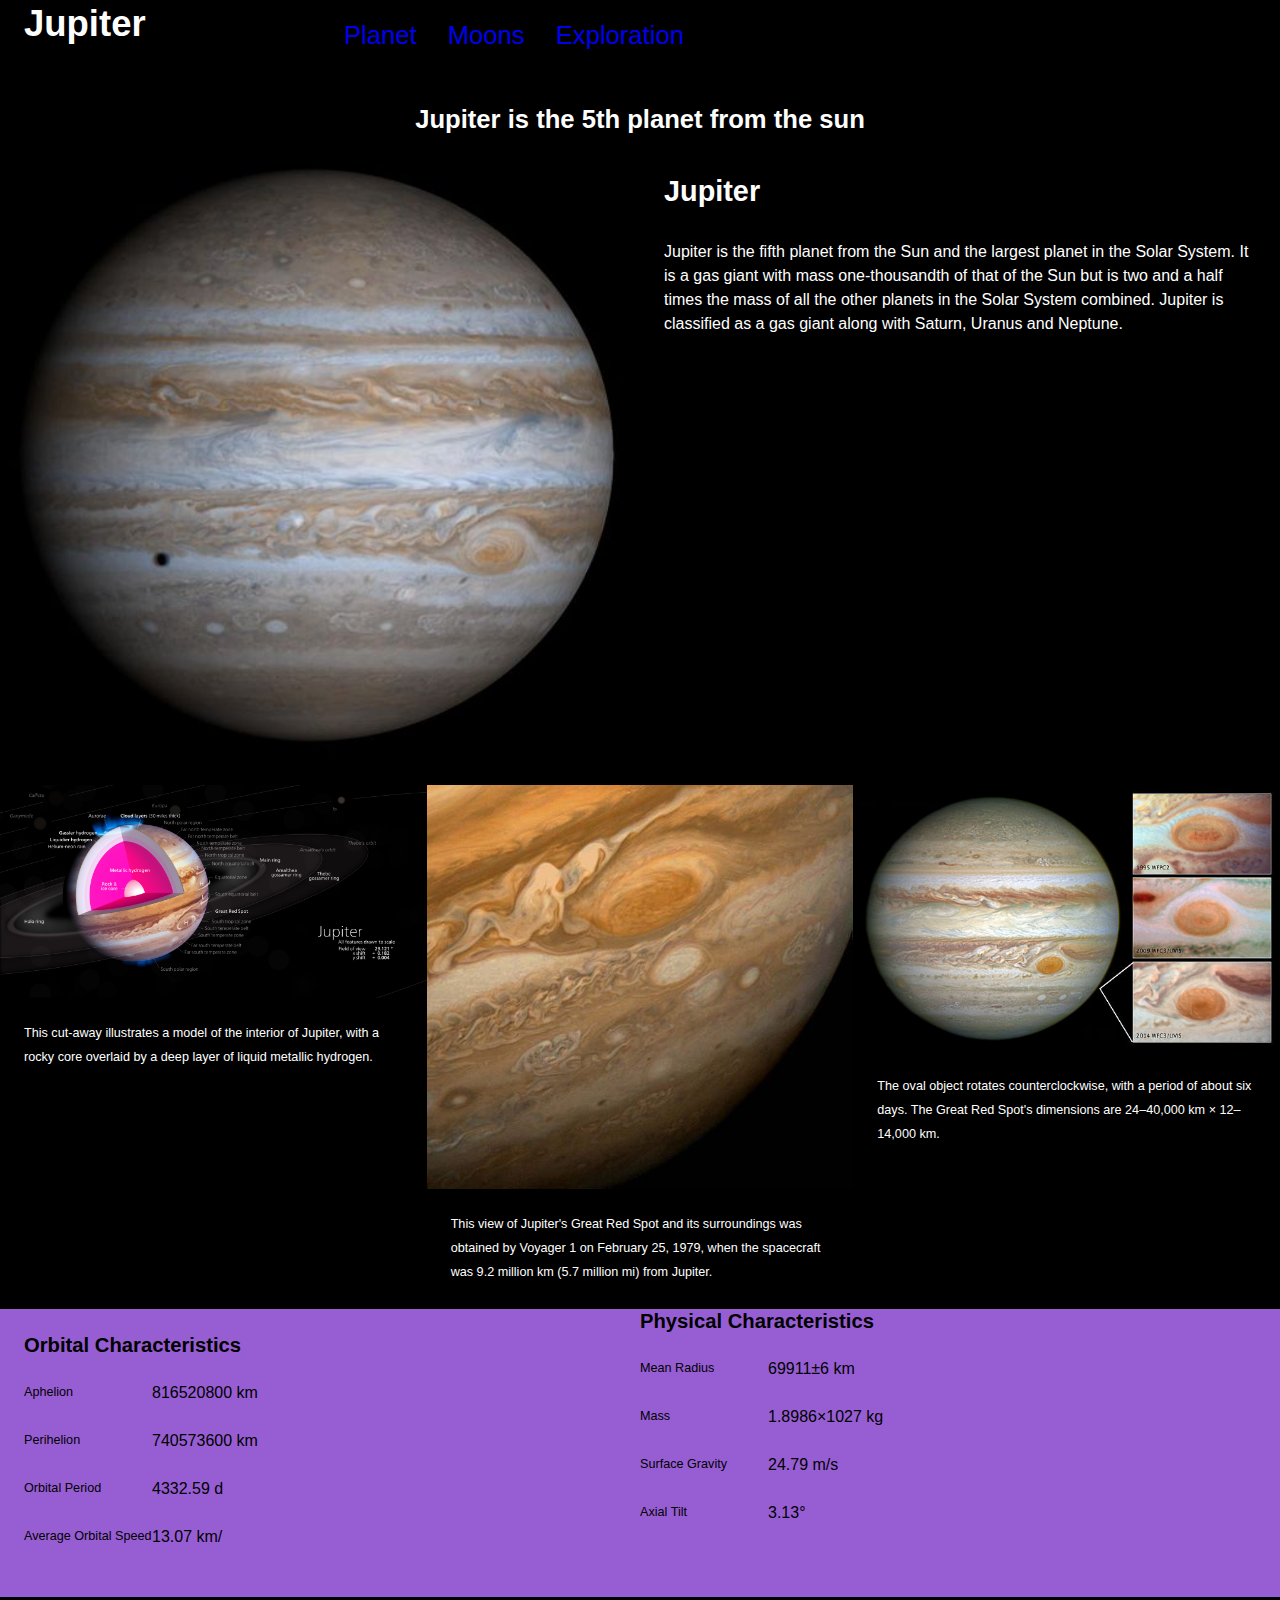
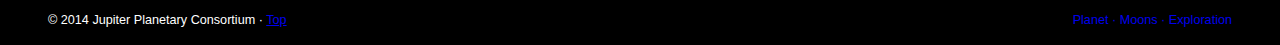
<file: index.html>
<!DOCTYPE html>
<html lang="en-ca">
<head>
  <meta charset="utf-8">
  <title>Jupiter</title>
  <meta name="viewport" content="width=device-width,initial-scale=1">
  <link href="planet-website-starter-code/css/grid.css" rel="stylesheet">
  <link href="planet-website-starter-code/css/main.css" rel="stylesheet">
  <link href="planet-website-starter-code/css/type.css" rel="stylesheet">
</head>
<body>
    
<ul class="skip-links">
    <li><a href="#main">Skip to Main Content</a></li>
    <li><a href="#navigation">Skip to Navagation</a></li>
</ul>
       
<header role="banner" class="banner" id="top">       
<div class="grid">
    <div class="unit unit-xs-1 unit-s-1 unit-m-1-3 unit-l-1-4 sectionlight"> 
        <h1 class="title yotta gutter push-0 whitetype">Jupiter</h1>
    </div>
        <div class= "unit unit-xs-1 unit-s-1 unit-m-2-3 unit-l-3-4 sectionlight">
            <nav id="navigation" role="navigation" class="unit gutter-1-2 unit-xs-1 unit-s-1 sectionlight">
                <ul class="nav peta sectionlight">
                <li><a class="island-half" href="index.html">Planet</a></li>
                <li><a class="island-half" href="moons.html">Moons</a></li>
                <li><a class="island-half" href="exploration.html">Exploration</a></li>
                </ul>
            </nav>
        </div>
</div>
        </header>
    
<main role="main" id="main">
    
        <div class="intro">
        <h2 class=" intro sub-title peta gutter sectionlight whitetype"> Jupiter is the 5th planet from the sun</h2>  
        </div>
    
<div class="grid">
    <div class="unit unit-xs-1 unit-s-1 unit-m-1-2 unit-l-1-2 sectionlight">
        <img src="planet-website-starter-code/images/jupiter.jpg" alt="">
    </div>   
    <div class="unit unit-xs-1 unit-s-1 unit-m-1-2 unit-l-1-2 gutter sectionlight whitetype">
        <h2 class="exa pad-t whitetype"> Jupiter</h2>
        <p> Jupiter is the fifth planet from the Sun and the largest planet in the Solar System. It is a gas giant with mass one-thousandth of that of the Sun but is two and a half times the mass of all the other planets in the Solar System combined. Jupiter is classified as a gas giant along with Saturn, Uranus and Neptune.<p>
    </div>
</div>
    
<div class="grid sectionlight pad-t">
    <div class="unit unit-xs-1 unit-s-1 unit-m-1-3 unit-l-1-3 whitetype">
        <figure class="jupiter diagram">
        <img src="planet-website-starter-code/images/jupiterdiagrampng.png" alt="">
            <figcaption class="micro pad-t gutter">This cut-away illustrates a model of the interior of Jupiter, with a rocky core overlaid by a deep layer of liquid metallic hydrogen.</figcaption>
        </figure>
    </div>
        
<div class="unit unit-xs-1 unit-s-1-2 unit-m-1-3 unit-l-1-3 whitetype">
    <figure class="jupiter red spot">
        <img src="planet-website-starter-code/images/redspot.jpg" alt="">
            <figcaption class="micro pad-t gutter">This view of Jupiter's Great Red Spot and its surroundings was obtained by Voyager 1 on February 25, 1979, when the spacecraft was 9.2 million km (5.7 million mi) from Jupiter.</figcaption>
    </figure>
</div>
        
<div class="unit unit-xs-1 unit-s-1-2 unit-m-1-3 unit-l-1-3">
     <figure class="red spot layers">
        <img src="planet-website-starter-code/images/redspotlayers.jpg" alt="">
            <figcaption class="micro pad-t gutter whitetype">The oval object rotates counterclockwise, with a period of about six days. The Great Red Spot's dimensions are 24–40,000 km × 12–14,000 km. </figcaption>
        </figure>
    </div>
</div>
    
    
<div class="grid sectionmedium gutter">   
    <div class="unit unit-xs-1 unit-s-1 unit-m-1-2 unit-l-1-2">
<h3 class="giga pad-t"> Orbital Characteristics</h3>
    <dl class="micro">
        <dt >Aphelion</dt>
        <dd class="kilo">816520800 km</dd> 
        
        <dt>Perihelion</dt>
        <dd class="kilo"> 740573600 km</dd>
        
        <dt> Orbital Period</dt>
        <dd class="kilo"> 4332.59 d</dd>
        
        <dt> Average Orbital Speed</dt>
        <dd class="kilo"> 13.07 km/</dd> 
    </dl>
    </div>
    
<div class="unit unit-xs-1 unit-s-1 unit-m-1-2 unit-l-1-2">
    <h3 class="giga"> Physical Characteristics</h3>
    <dl class="micro">
        <dt>Mean Radius</dt>
        <dd class="kilo">69911±6 km</dd> 
        
        <dt>Mass</dt>
        <dd class="kilo">1.8986×1027 kg</dd>
        
        <dt> Surface Gravity</dt>
        <dd class="kilo">24.79 m/s</dd>
        
        <dt> Axial Tilt</dt>
        <dd class="kilo"> 3.13°</dd> 
    </dl>
</div>
    
</div>

</main>
    
<footer class="footer gutter sectionlight">        
<div role="contentinfo" class="grid">
    <div class="unit unit-xs-1 unit-s-1 unit-m-1-3 unit-l-1-4 sectionlight whitetype">
        <p class="copyright micro pad-t-1-2 gutter push-0 whitetype"> © 2014 Jupiter Planetary Consortium · <a href="#top">Top</a></p>
    </div>
    
        <div class= "unit unit-xs-1 unit-s-1 unit-m-2-3 unit-l-3-4 sectionlight">
            <nav>
                <ul class="navbottom nav micro gutter pad-t-1-2 push-1-2 whitetype">
                <li><a href="index.html">Planet</a></li>
                <li><a href="moons.html">Moons</a></li>
                <li><a href="exploration.html">Exploration</a></li>
                </ul>
            </nav>
        </div>
</div>
</footer>    
 
</body>
</html>
</file>
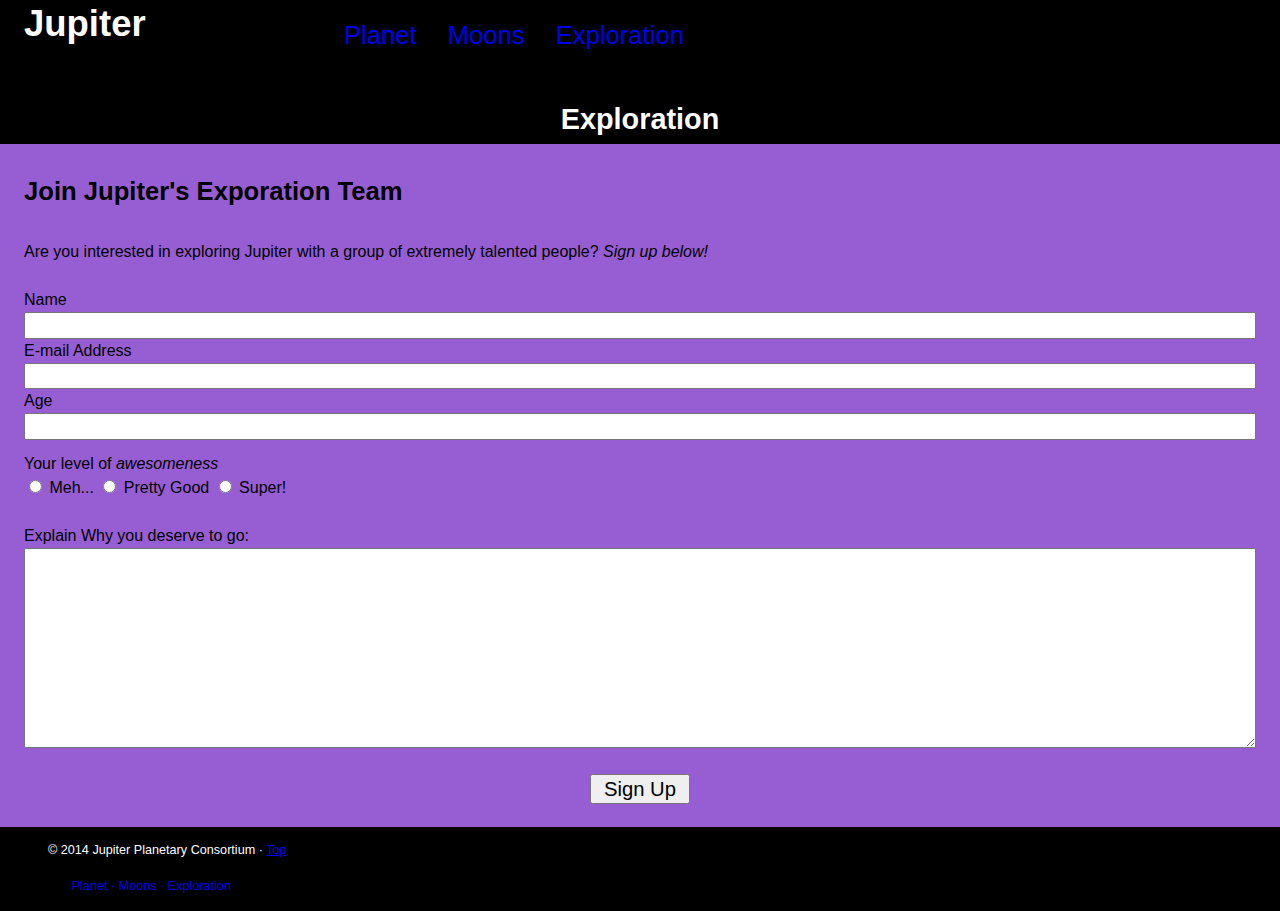
<file: exploration.html>
<!DOCTYPE html>
<html lang="en-ca">
<head>
  <meta charset="utf-8">
  <title>Jupiter</title>
  <meta name="viewport" content="width=device-width,initial-scale=1">
  <link href="planet-website-starter-code/css/grid.css" rel="stylesheet">
  <link href="planet-website-starter-code/css/main.css" rel="stylesheet">
  <link href="planet-website-starter-code/css/type.css" rel="stylesheet">
</head>
<body>
    
<ul class="skip-links">
    <li><a href="#main">Skip to Main Content</a></li>
    <li><a href="#navigation">Skip to Navagation</a></li>
</ul>
    
    <header role="banner" class="banner"> 
        
<div class="grid">
    <div class="unit unit-s-1 unit-m-1-3 unit-l-1-4"> 
        <h1 class="title yotta gutter push-0 whitetype">Jupiter</h1>
    </div>
    <div class= "unit unit-s-1 unit-m-2-3 unit-l-3-4">
          <nav id="navigation" role="navigation" class="unit gutter-1-2 unit-xs-1 unit-s-1 whitetype">
                <ul class="nav peta">
                <li><a class="island-half" href="index.html">Planet</a></li>
                <li><a class="island-half" href="moons.html">Moons</a></li>
                <li><a class="island-half" href="exploration.html">Exploration</a></li>
                </ul>
            </nav>
    </div>
</div>
        
    </header>
    <main role="main" id="main">
        <div class="intro">
        <h2 class="exa intro whitetype"> Exploration</h2>  
        </div>
    </main>
    
    <div class="sectionmedium">
   
    <h2 class="peta gutter pad-t sectionmedium">Join Jupiter's Exporation Team</h2>
    <p class="gutter sectionmedium">Are you interested in exploring Jupiter with a group of extremely talented people? <i>Sign up below!</i></p>
    
    <form action="thanks.html" method="post">
          
    <div class="gutter">
    <label for="name">Name</label>
    <input class="textinput" id="name"> 
    </div>
    
    <div class="gutter">
    <label for="email-addr">E-mail Address</label>
    <input class="textinput" type="email" id="email-addr">
    </div>
    
    <div class="gutter">
    <label for="age">Age</label>
    <input class="textinput" type="number" id="age">
    </div>

    <div class="gutter">
        <p class="push-none pad-t-1-2">Your level of <i>awesomeness</i></p>
        
        <span class="radio">
        <input type="radio" id="meh" name="like-cats">
        <label for="meh">Meh...</label>
        </span>
        
        <span class="radio">
        <input type="radio" id="good" name="like-cats">
        <label for="good">Pretty Good</label>
        </span>
        
        <span class="radio">
        <input type="radio" id="super" name="like-cats">
        <label for="super">Super!</label>
        </span>
    </div>
    
    <div class="gutter pad-t">
        <label for="why">Explain Why you deserve to go:</label>
        <textarea class="textbox" id="why"></textarea>
    </div>
    
        <div style="button" class="pad-t pad-b">
    <button class="giga button" type="submit">Sign Up</button>
    </div>

</form>
</div>
    
    <footer class="footer gutter sectionlight whitetype">
        
<div role="contentinfo" class="grid sectionlight">
    <div class="unit unit-s-1 unit-m-1-3 unit-l-1-4 sectionlight"> 
        <p class="micro copyright gutter push-0 pad-t-1-2 sectionlight whitetype">© 2014 Jupiter Planetary Consortium · <a href="#top">Top</a></p>
    
        <div class= "unit unit-s-1 unit-m-2-3 unit-l-3-4 sectionlight">
            <nav>
                <ul class="navbottom nav micro gutter pad-t-1-2 push-1-2 sectionlight whitetype">
                <li><a href="index.html">Planet</a></li>
                <li><a href="moons.html">Moons</a></li>
                <li><a href="exploration.html">Exploration</a></li>
                </ul>
            </nav>
        </div>
</div>
</footer>

</body>
</html>
</file>
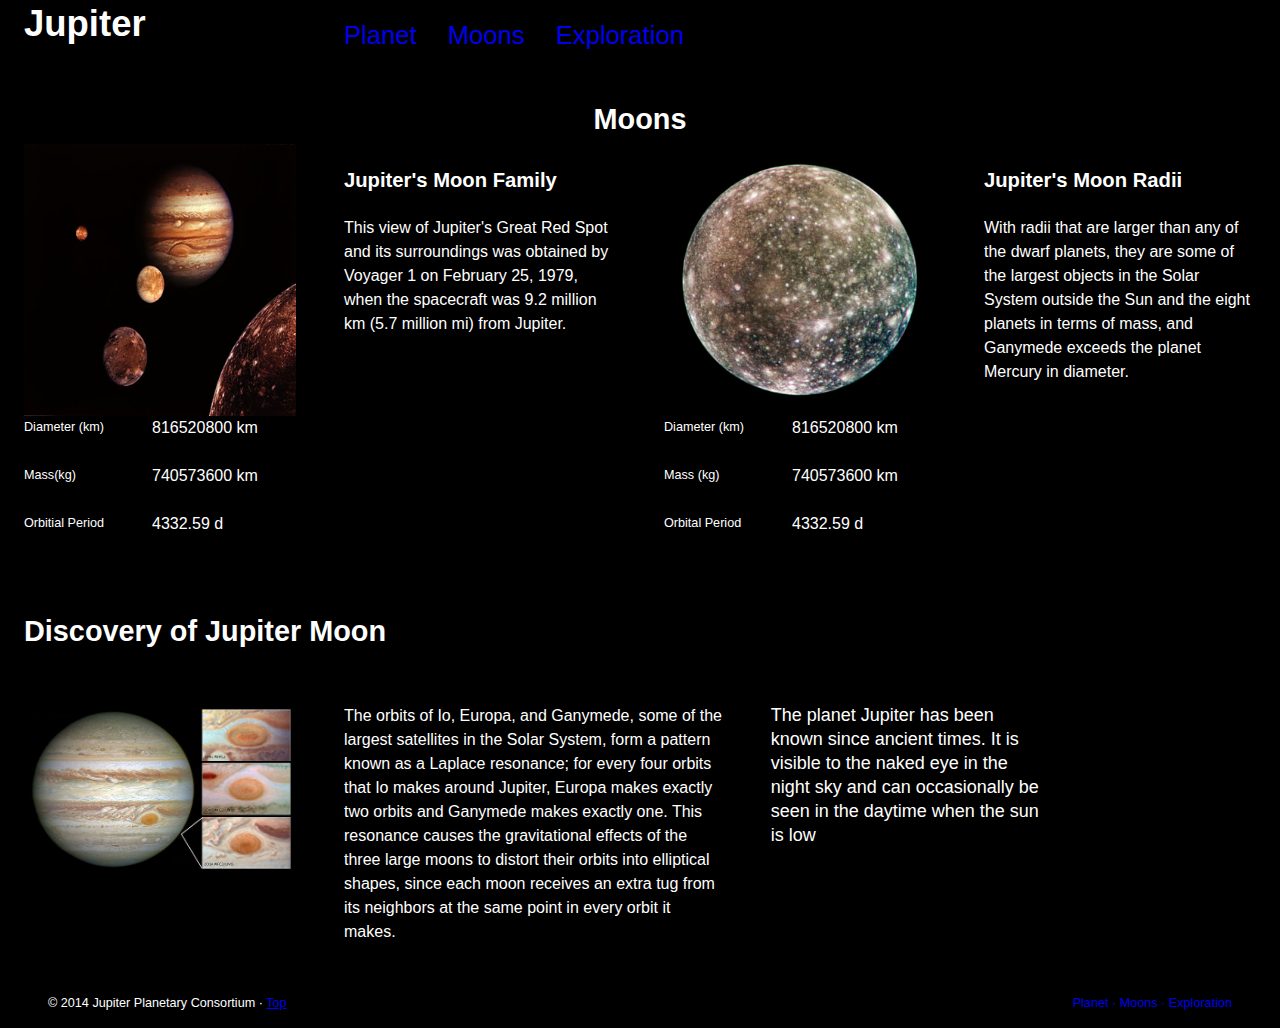
<file: moons.html>
<!DOCTYPE html>
<html lang="en-ca">
<head>
  <meta charset="utf-8">
  <title>Jupiter</title>
  <meta name="viewport" content="width=device-width,initial-scale=1">
  <link href="planet-website-starter-code/css/main.css" rel="stylesheet">
  <link href="planet-website-starter-code/css/grid.css" rel="stylesheet">
  <link href="planet-website-starter-code/css/type.css" rel="stylesheet">
</head>
<body>
    
<ul class="skip-links">
    <li><a href="#main">Skip to Main Content</a></li>
    <li><a href="#navigation">Skip to Navagation</a></li>
</ul>

<header role="banner" class="banner">    
<div class="grid">
    <div class="unit unit-s-1 unit-m-1-3 unit-l-1-4"> 
        <h1 class="title yotta gutter push-0 whitetype">Jupiter</h1>
    </div>
        <div class= "unit unit-s-1 unit-m-2-3 unit-l-3-4 whitetype">
            <nav id="navigation" role="navigation" class="unit gutter-1-2 unit-xs-1 unit-s-1 whitetype">
                <ul class="nav peta">
                <li><a class="island-half" href="index.html">Planet</a></li>
                <li><a class="island-half" href="moons.html">Moons</a></li>
                <li><a class="island-half" href="exploration.html">Exploration</a></li>
                </ul>
            </nav>
        </div>
</div>       
</header>
    
<main role="main" id="main">
<h2 class="exa intro sectionmedium whitetype"> Moons </h2>
    
<div class="grid">
    
    <div class="unit unit-xs-1 unit-s-1 unit-m-1-2 unit-l-1-2 sectionlight">
        <div class="grid">
            <div class="unit unit-xs-1 unit-s-1 unit-m-1 unit-l-1-2 sectionlight">
                <img class="gutter" src="planet-website-starter-code/images/500px-Jupiter_family.jpg" alt="">
            </div>
            
            
            <div class="unit unit-xs-1 unit-s-1 unit-m-1 unit-l-1-2 sectionlight" >
                <h3 class="giga gutter pad-t sectionlight whitetype"> Jupiter's Moon Family</h3>  
                <p class="gutter whitetype">This view of Jupiter's Great Red Spot and its surroundings was obtained by Voyager 1 on February 25, 1979, when the spacecraft was 9.2 million km (5.7 million mi) from Jupiter.</p>
                
            </div>
        </div>
        
        <dl class="micro gutter whitetype">
            <dt>Diameter (km)</dt>
            <dd class="kilo">816520800 km</dd> 
        
            <dt>Mass(kg)</dt>
            <dd class="kilo"> 740573600 km</dd>
        
            <dt> Orbitial Period</dt>
            <dd class="kilo"> 4332.59 d</dd>
        </dl>
        
    </div>

    <div class="unit unit-xs-1 unit-s-1 unit-m-1-2 unit-l-1-2 sectionlight whitetype">
        <div class="grid">
             <div class="unit unit-xs-1 unit-s-1 unit-m-1 unit-l-1-2 sectionlight">
                <img class="gutter" src= "planet-website-starter-code/images/callisto.jpg" alt="">
            </div>
            
            <div class="unit unit-xs-1 unit-s-1 unit-m-1 unit-l-1-2 sectionlight">
                <h3 class="giga pad-t gutter sectionlight"> Jupiter's Moon Radii</h3>
                <p class="gutter sectionlight">With radii that are larger than any of the dwarf planets, they are some of the largest objects in the Solar System outside the Sun and the eight planets in terms of mass, and Ganymede exceeds the planet Mercury in diameter.</p>
            </div>
        </div>
        
        <dl class="micro gutter sectionlight">
            <dt>Diameter (km)</dt>
            <dd class="kilo">816520800 km</dd> 
        
            <dt>Mass (kg)</dt>
            <dd class="kilo"> 740573600 km</dd>
        
            <dt>Orbital Period</dt>
            <dd class="kilo"> 4332.59 d</dd>
        </dl>
        
    </div>
</div>

<div class="grid sectionlight whitetype">
    <div class="unit unit-xs-1 unit-s-1 unit-m-1 unit-l-1 sectionlight">
        <h2 class="exa gutter pad-t">Discovery of Jupiter Moon</h2>
    </div>
    <div class="unit unit-xs-1 unit-s-1 unit-m-1 unit-l-1-4">
        <img class="gutter pad-t" src="planet-website-starter-code/images/redspotlayers.jpg" alt="Jupiter">
    </div>
        <div class="unit unit-xs-1 unit-s-1 unit-m-1-2 unit-l-1-3">
            <p class="gutter pad-t pad-b-1-2">The orbits of Io, Europa, and Ganymede, some of the largest satellites in the Solar System,
            form a pattern known as a Laplace resonance; for every four orbits that Io makes around Jupiter, Europa makes 
            exactly two orbits and Ganymede makes exactly one. This resonance causes the gravitational effects of the three
            large moons to distort their orbits into elliptical shapes, since each moon receives an extra tug from its neighbors
            at the same point in every orbit it makes.</p>
        </div>
        <div class="unit unit-xs-1 unit-s-1 unit-m-1-2 unit-l-1-4">
            <p class="gutter pad-t mega">The planet Jupiter has been known since ancient times. It is visible to the naked eye in the night sky and can occasionally be seen in the daytime when the sun is low</p>
        </div>
</div>    
</main>
    
<footer class="footer gutter sectionlight whitetype">
        
<div role="contentinfo" class="grid">
    <div class="unit unit-s-1 unit-m-1-3 unit-l-1-4"> 
        <p class="micro copyright pad-t-1-2 gutter push-0 whitetype">© 2014 Jupiter Planetary Consortium · <a href="#top">Top</a></p>
    </div>
        <div class= "unit unit-s-1 unit-m-2-3 unit-l-3-4 whitetype">
            <nav>
                <ul class="navbottom nav micro gutter pad-t-1-2 push-1-2 whitetype">
                <li><a href="index.html">Planet</a></li>
                <li><a href="moons.html">Moons</a></li>
                <li><a href="exploration.html">Exploration</a></li>
                </ul>
            </nav>
        </div>   
</div>
</footer>
    
</body>
</html>
</file>
<file: planet-website-starter-code/css/grid.css>
@-moz-viewport { width: device-width; scale: 1; }
@-ms-viewport { width: device-width; scale: 1; }
@-o-viewport { width: device-width; scale: 1; }
@-webkit-viewport { width: device-width; scale: 1; }
@viewport { width: device-width; scale: 1; }

html {
  margin: 0;
  padding: 0;
  box-sizing: border-box;

  font: normal 100%/1.5 sans-serif;
  -moz-text-size-adjust: 100%;
  -ms-text-size-adjust: 100%;
  -webkit-text-size-adjust: 100%;
  text-size-adjust: 100%;
}

*, *:before, *:after {
  box-sizing: inherit;
}
.grid {
  margin: 0;
  padding: 0;
  letter-spacing: -0.31em;
  text-rendering: optimizespeed;
  display: -webkit-flex;
  -webkit-flex-flow: row wrap;
  display: -ms-flexbox;
  -ms-flex-flow: row wrap;
}

.grid-bottom {
  -webkit-align-items: flex-end;
  -ms-align-items: flex-end;
}

.grid-middle {
  -webkit-align-items: center;
  -ms-align-items: center;
}

.opera-only :-o-prefocus, .grid {
  word-spacing: -0.43em;
}

.unit {
  letter-spacing: normal;
  text-rendering: auto;
  vertical-align: top;
  word-spacing: normal;
  display: inline-block;
  visibility: visible;
}

.grid-bottom .unit {
  vertical-align: bottom;
}

.grid-middle .unit {
  vertical-align: middle;
}

.unit-xs-hidden {
  display: none;
  visibility: hidden;
}

.unit-xs-1 {
  display: block;
  visibility: visible;
  width: 100%;
}

.unit-offset-xs-0 {
  margin-left: 0;
}

.unit-xs-1-2 {
  width: 50.0000%;
}

.unit-offset-xs-1-2 {
  margin-left: 50.0000%;
}

.unit-xs-1-3 {
  width: 33.3333%;
}

.unit-offset-xs-1-3 {
  margin-left: 33.3333%;
}

.unit-xs-2-3 {
  width: 66.6667%;
}

.unit-offset-xs-2-3 {
  margin-left: 66.6667%;
}

.unit-xs-1-4 {
  width: 25.0000%;
}

.unit-offset-xs-1-4 {
  margin-left: 25.0000%;
}

.unit-xs-3-4 {
  width: 75.0000%;
}

.unit-offset-xs-3-4 {
  margin-left: 75.0000%;
}

.unit-xs-1-2,.unit-xs-1-3,.unit-xs-2-3,.unit-xs-1-4,.unit-xs-3-4 {
  display: inline-block;
  visibility: visible;
}

@media only screen and (min-width: 25em) {

.unit-s-hidden {
  display: none;
  visibility: hidden;
}

.unit-s-1 {
  display: block;
  visibility: visible;
  width: 100%;
}

.unit-offset-s-0 {
  margin-left: 0;
}

.unit-s-1-2 {
  width: 50.0000%;
}

.unit-offset-s-1-2 {
  margin-left: 50.0000%;
}

.unit-s-1-3 {
  width: 33.3333%;
}

.unit-offset-s-1-3 {
  margin-left: 33.3333%;
}

.unit-s-2-3 {
  width: 66.6667%;
}

.unit-offset-s-2-3 {
  margin-left: 66.6667%;
}

.unit-s-1-4 {
  width: 25.0000%;
}

.unit-offset-s-1-4 {
  margin-left: 25.0000%;
}

.unit-s-3-4 {
  width: 75.0000%;
}

.unit-offset-s-3-4 {
  margin-left: 75.0000%;
}

.unit-s-1-2,.unit-s-1-3,.unit-s-2-3,.unit-s-1-4,.unit-s-3-4 {
  display: inline-block;
  visibility: visible;
}

}

@media only screen and (min-width: 38em) {

.unit-m-hidden {
  display: none;
  visibility: hidden;
}

.unit-m-1 {
  display: block;
  visibility: visible;
  width: 100%;
}

.unit-offset-m-0 {
  margin-left: 0;
}

.unit-m-1-2 {
  width: 50.0000%;
}

.unit-offset-m-1-2 {
  margin-left: 50.0000%;
}

.unit-m-1-3 {
  width: 33.3333%;
}

.unit-offset-m-1-3 {
  margin-left: 33.3333%;
}

.unit-m-2-3 {
  width: 66.6667%;
}

.unit-offset-m-2-3 {
  margin-left: 66.6667%;
}

.unit-m-1-4 {
  width: 25.0000%;
}

.unit-offset-m-1-4 {
  margin-left: 25.0000%;
}

.unit-m-3-4 {
  width: 75.0000%;
}

.unit-offset-m-3-4 {
  margin-left: 75.0000%;
}

.unit-m-1-2,.unit-m-1-3,.unit-m-2-3,.unit-m-1-4,.unit-m-3-4 {
  display: inline-block;
  visibility: visible;
}

}

@media only screen and (min-width: 60em) {

.unit-l-hidden {
  display: none;
  visibility: hidden;
}

.unit-l-1 {
  display: block;
  visibility: visible;
  width: 100%;
}

.unit-offset-l-0 {
  margin-left: 0;
}

.unit-l-1-2 {
  width: 50.0000%;
}

.unit-offset-l-1-2 {
  margin-left: 50.0000%;
}

.unit-l-1-3 {
  width: 33.3333%;
}

.unit-offset-l-1-3 {
  margin-left: 33.3333%;
}

.unit-l-2-3 {
  width: 66.6667%;
}

.unit-offset-l-2-3 {
  margin-left: 66.6667%;
}

.unit-l-1-4 {
  width: 25.0000%;
}

.unit-offset-l-1-4 {
  margin-left: 25.0000%;
}

.unit-l-3-4 {
  width: 75.0000%;
}

.unit-offset-l-3-4 {
  margin-left: 75.0000%;
}

.unit-l-1-2,.unit-l-1-3,.unit-l-2-3,.unit-l-1-4,.unit-l-3-4 {
  display: inline-block;
  visibility: visible;
}

}
</file>
<file: planet-website-starter-code/css/main.css>
@-moz-viewport { width: device-width; scale: 1; }
@-ms-viewport { width: device-width; scale: 1; }
@-o-viewport { width: device-width; scale: 1; }
@-webkit-viewport { width: device-width; scale: 1; }
@viewport { width: device-width; scale: 1; }

html {
  font: normal 100%/1.5 serif;
}

h1, h2, h3, h4, h5, h6,
p, ul, ol, dl, dd, figure,
blockquote, details, hr,
fieldset, pre, table {
  margin: 0 0 1.5rem;
}

html {
    font: normal 100%/1.5 "Oswald" sans-serif;
}

h1, h2, h3, h4, h5, h6,
p, ul, ol, dl, dd, figure,
blockquote, details, hr,
fieldset, pre, table {
  margin: 0 0 1.5rem;
}

h1, h2, h3, h4, h5, h6,
.brand-family {
    font-family: "PT Sans Narrow" sans-serif;
}

p, figcaption, dd, dt, a, label, button,
.brand-family {
    font-family: "PT Sans Narrow" sans-serif;
}

html {
  margin: 0;
  padding: 0;
  box-sizing: border-box;

  font: normal 100%/1.5 sans-serif;
  -moz-text-size-adjust: 100%;
  -ms-text-size-adjust: 100%;
  -webkit-text-size-adjust: 100%;
  text-size-adjust: 100%;
}

@media only screen and (min-width: 60em) {

    html {
        font-size: 110%;
    }
}

@media only screen and (min-width: 90em) {

    html {
        font-size: 120%;
    }
}

@media only screen and (min-width: 120em) {

    html {
        font-size: 130%;
    }
}

*, *:before, *:after {
  box-sizing: inherit;
}

body {
  margin: 0;
  padding: 0;
}

a:hover,
a:active {
    /* It's okay to get rid of the focus it for mouse users, 
    IT's  NOT OKAY TO REMOVE IT FOR KEYBOARD USERS!!!! */
outline:none;
}

a:focus {
    outline: 3px solid #000;
}
.skip-links {
    margin: 0;
    padding:0;
    list-style-type: none;
}
.skip-links a {
    position: absolute;
    top: -3em;
    background-color: #000;
    color: #fff;
    text-decoration: none;
    padding: 0.5 0.75em;
    font-size: 1.25em;
}

.skip-links a:focus{
    top: 0;
}

.sectionlight {
    background-color: #000;
}

.sectionmedium {
    background-color: #975ED4;
}


img {
  display: block;
  width: 100%;
}

.banner{
    overflow: hidden;
    background-color: #000;
}

.intro {
    background-color: #000;
    text-align: center;
    margin:0;
    padding:0;
}

h1{
    text-align: center;
    margin: 0;
    padding: 0;
}

.whitetype {
    color: white;
}

.nav {
    padding: 0;
    list-style-type: none;
}

.nav a {
    display: block;
    text-decoration: none;
}

.nav a:hover {
    background-color: #F916B3;
    color: white;
    border-radius: 50%;
}
    
label{
    display:block;
}

input + label{
    display:inline-block;
}

button{
    height:30px;
    width:100px;
    margin: -20px -50px;
    position:relative;
    top: 50%;
    left:50%;
}

.textbox{
    width:100%;
    height: 15em;
}

.textinput{
    width:100%;
    height: 2em;
}

.radio{
    white-space: nowrap;
}

.footer {
    width: 100%;
}

.footer ul a::after {
    content: " ·";
}

.footer li:last-child a::after {
    content: none;
}


@media only screen and (min-width: 20em) {
    
      .nav li {
        display: inline-block;
    }
    
    .nav{
        text-align: center; 
    }   
    .copyright{
        text-align: center;
    }
}

@media only screen and (min-width: 40em) {

    .nav{
        text-align: left; 
    }
    
    .navbottom{
        text-align: right;
    }
    .copyright{
        text-align: left;
    }
    
    .title {
        text-align: left;
    }
}

@media only screen and (min-width: 60em) {
    
    dl {
        overflow: hidden;
    }

    dt {
        float:left;
        clear:left;
        width: 8rem;
    }

    dd {
        float:left;
        margin: 0;
        padding:0;
    }
}
</file>
<file: planet-website-starter-code/css/type.css>
html {
  font: normal 100%/1.5 sans-serif;
}

h1, h2, h3, h4, h5, h6,
p, ul, ol, dl, dd, figure,
blockquote, details, hr,
fieldset, pre, table {
  margin: 0 0 1.5rem;
}

.yotta {
  font-size: 2.2807rem;
  line-height: 1.3154;
}

.zetta {
  font-size: 2.0273rem;
  line-height: 1.4798;
}

h1, .exa {
  font-size: 1.8020rem;
  line-height: 1.6648;
}

h2, .peta {
  font-size: 1.6018rem;
  line-height: 1.8729;
}

h3, .tera {
  font-size: 1.4238rem;
  line-height: 1.0535;
}

h4, .giga {
  font-size: 1.2656rem;
  line-height: 1.1852;
}

h5, .mega {
  font-size: 1.1250rem;
  line-height: 1.3333;
}

h6, .kilo {
  font-size: 1.0000rem;
  line-height: 1.5000;
}

small, .milli {
  font-size: 0.8889rem;
  line-height: 1.6875;
}

.micro {
  font-size: 0.7901rem;
  line-height: 1.8984;
}

sub,
sup {
  font-size: 75%;
  line-height: 1px;
  position: relative;
  vertical-align: baseline;
}

sup {
  top: -0.5em;
}

sub {
  bottom: -0.25em;
}

.push {
  margin-bottom: 1.5rem;
}

.push-none, .push-0 {
  margin-bottom: 0;
}

.push-double, .push-2 {
  margin-bottom: 3.0000rem;
}

.push-half, .push-1-2 {
  margin-bottom: 0.7500rem;
}

.pad-top, .pad-t {
  padding-top: 1.5rem;
}

.pad-bottom, .pad-b {
  padding-bottom: 1.5rem;
}

.pad-top-double, .pad-t-2 {
  padding-top: 3.0000rem;
}

.pad-bottom-double, .pad-b-2 {
  padding-bottom: 3.0000rem;
}

.pad-top-half, .pad-t-1-2 {
  padding-top: 0.7500rem;
}

.pad-bottom-half, .pad-b-1-2 {
  padding-bottom: 0.7500rem;
}

.island {
  padding: 1.5rem;
}

.island-half, .island-1-2 {
  padding: 0.7500rem;
}

.island-double, .island-2 {
  padding: 3.0000rem;
}

.gutter {
  padding-left: 1.5rem;
  padding-right: 1.5rem;
}

.gutter-half, .gutter-1-2 {
  padding-left: 0.7500rem;
  padding-right: 0.7500rem;
}

.gutter-double, .gutter-2 {
  padding-left: 3.0000rem;
  padding-right: 3.0000rem;
}
</file>
